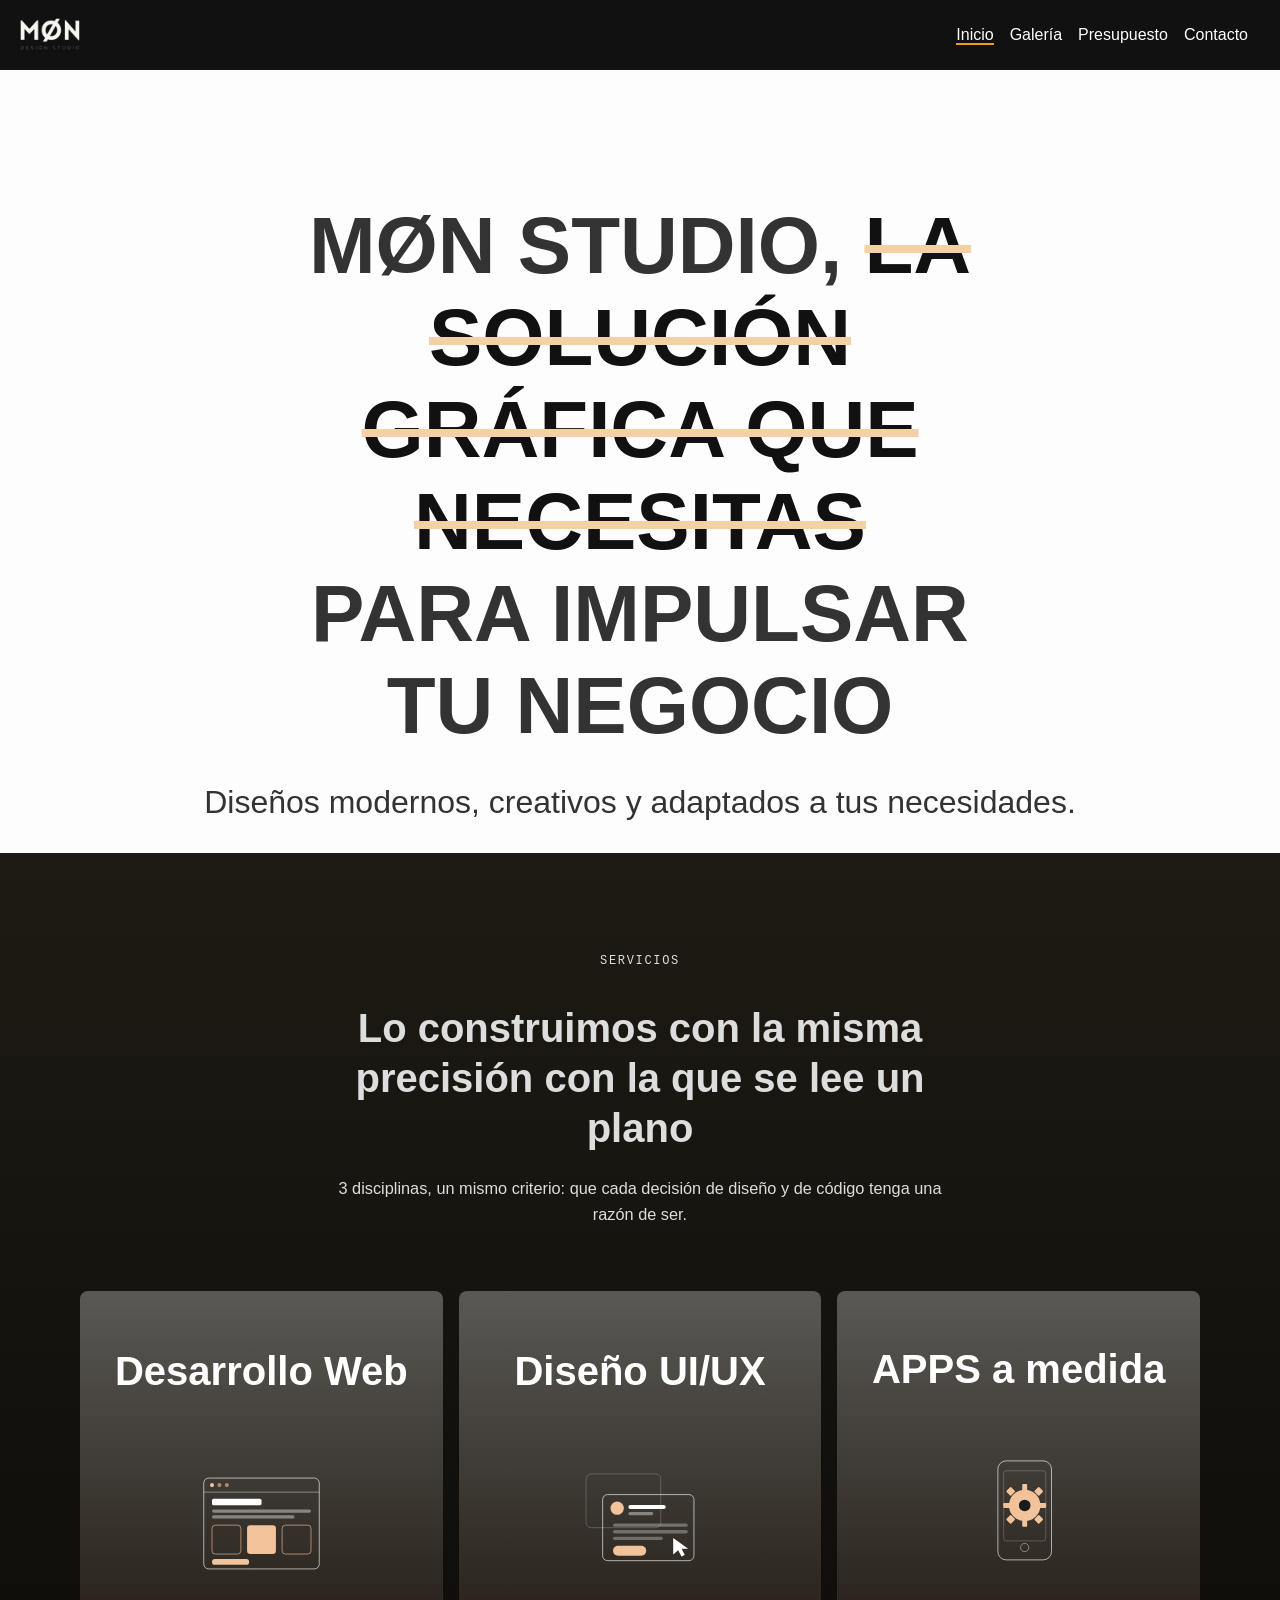
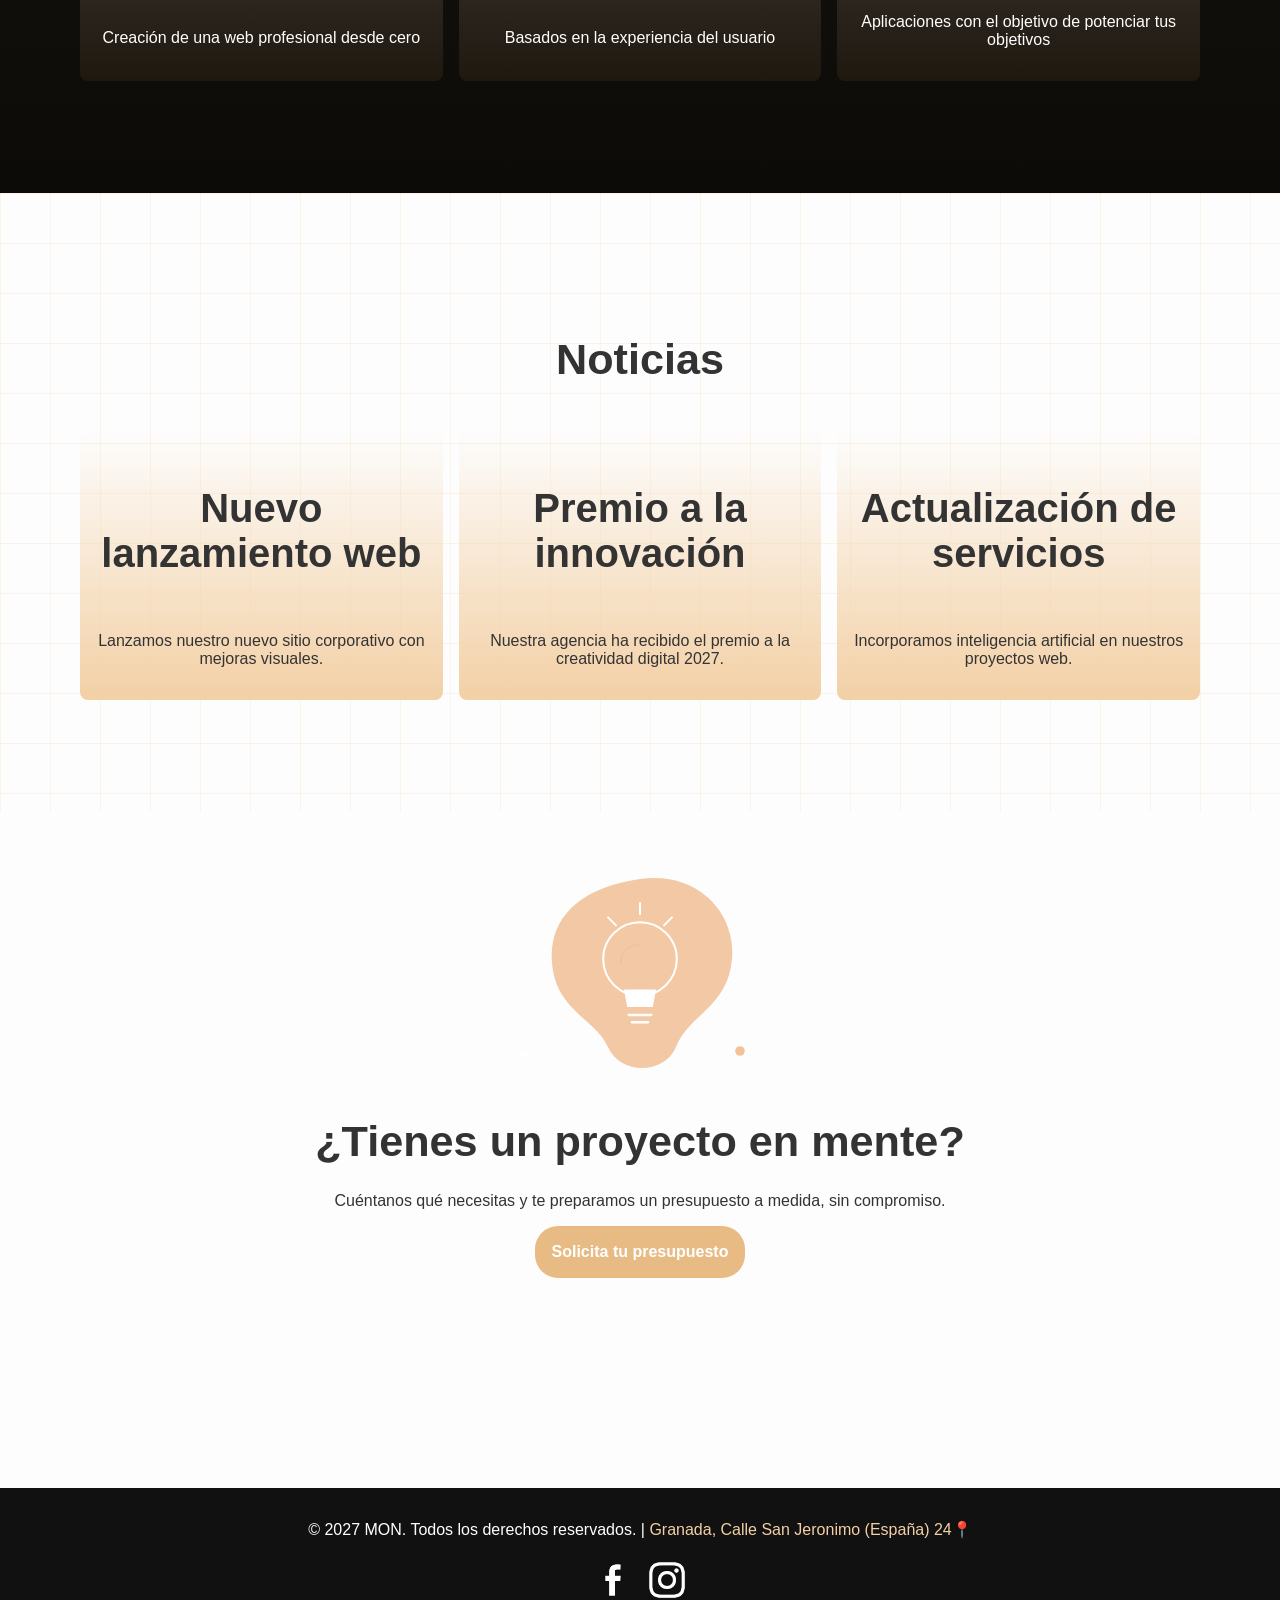
<file: index.html>
<!doctype html>
<html lang="es">
  <head>
    <meta charset="UTF-8" />
    <meta name="viewport" content="width=device-width, initial-scale=1.0" />
    <title>MON Studio</title>
    <link rel="stylesheet" href="css/styles.css" />
    <script defer src="js/main.js"></script>
  </head>
  <body>
    <header>
      <nav>
        <a href="#"><img src="images/logo.png" alt="Logo MON" class="logo" /></a>
        <ul>
          <li class="activo"><a href="index.html">Inicio</a></li>
          <li><a href="views/galeria.html">Galería</a></li>
          <li><a href="views/presupuesto.html">Presupuesto</a></li>
          <li><a href="views/contacto.html">Contacto</a></li>
        </ul>
      </nav>
    </header>

    <main>
      <section class="hero">
        <h1>
          MØN STUDIO,
          <a href="views/presupuesto.html">LA SOLUCIÓN GRÁFICA QUE NECESITAS</a> PARA
          IMPULSAR TU NEGOCIO
        </h1>
        <p>Diseños modernos, creativos y adaptados a tus necesidades.</p>
      </section>

      <section id="servicios">
        <div class="servicios__inner">

        <div class="services__header">
          <span class="servicios__label">SERVICIOS</span>
          <h2 class="servicios__titulo">Lo construimos con la misma precisión con la que se lee un plano</h2>
          <p class="servicios__subtitle">3 disciplinas, un mismo criterio: que cada decisión de diseño y de código tenga una razón de ser.</p>
        </div>

        <div class="grid">
          <div class="cards-servicios">
            <h3>Desarrollo Web</h3>
            <img src="images/diseno-web.svg" alt="Diseño web a medida" class="img-servicios">
            <p>Creación de una web profesional desde cero</p>
          </div>
          <div class="cards-servicios">
            <h3>Diseño UI/UX</h3>
            <img src="images/diseno-ux-ui.svg" alt="Diseños UX/UI" class="img-servicios">
            <p>Basados en la experiencia del usuario</p>
          </div>
          <div class="cards-servicios">
            <h3>APPS a medida</h3>
            <img src="images/apps-a-medida.svg" alt=" App a medida" class="img-servicios">
            <p>Aplicaciones con el objetivo de potenciar tus objetivos</p>
          </div>
        </div>
        </div>
      </section>

      <section id="noticias">
        <div class="servicios__inner">
          <h2>Noticias</h2>
          <div class="cards-noticias">
            <div id="contenedor-noticias" class="grid"></div>
          </div>
          
        </div>
      </section>

      <section id="cta">
        <img src="images/cta_proyecto_en_mente.svg" alt="Proyectos en mente">
        <h2>¿Tienes un proyecto en mente?</h2>
        <p>Cuéntanos qué necesitas y te preparamos un presupuesto a medida, sin compromiso.</p>
        <a href="views/presupuesto.html" class="boton">Solicita tu presupuesto</a>
      </section>
    </main>

    <footer>
      <p>
        © 2027 MON. Todos los derechos reservados. |
        <a href="https://share.google/l9ZkjFNyohd7TN6zo" id="enlace"
          >Granada, Calle San Jeronimo (España) 24📍</a
        >
      </p>
      <div class="redes">
        <img src="images/rrss/facebook.png" alt="Facebook" />
        <img src="images/rrss/instagram.png" alt="Instagram" />
      </div>
    </footer>
  </body>
</html>
</file>
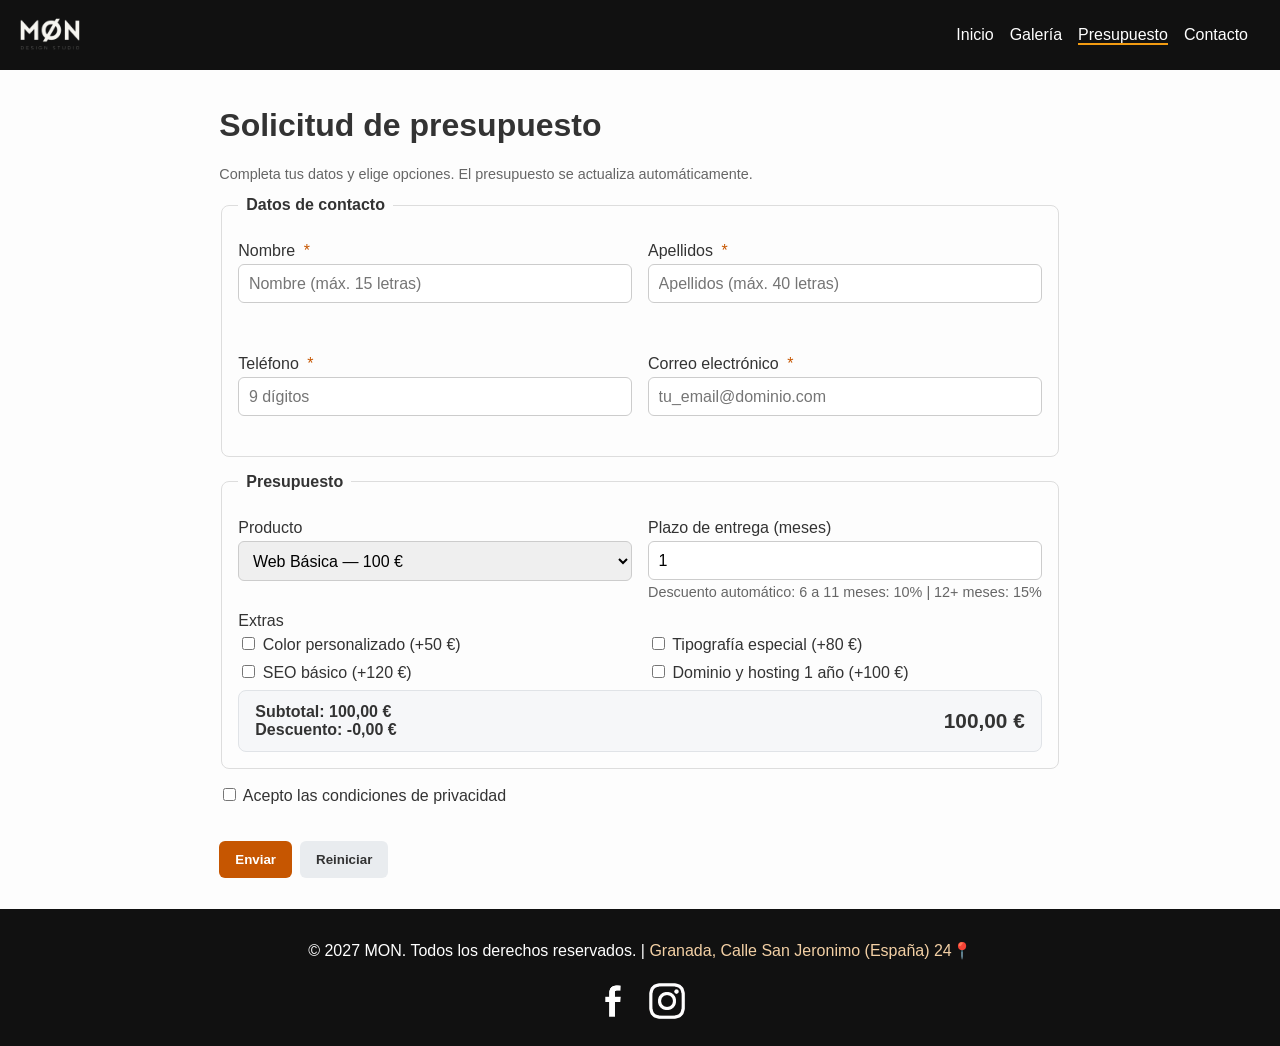
<file: views/presupuesto.html>
<!doctype html>
<html lang="es">
  <head>
    <meta charset="UTF-8" />
    <meta name="viewport" content="width=device-width, initial-scale=1.0" />
    <title>Presupuesto</title>
    <link rel="stylesheet" href="../css/styles.css" />
    <script defer src="../js/validacion.js"></script>
    <script defer src="../js/presupuesto.js"></script>
  </head>
  <body>
    <header>
      <nav>
          <a href="../index.html"><img src="../images/logo.png" alt="Logo" class="logo" /></a>        <ul>
          <li><a href="../index.html">Inicio</a></li>
          <li><a href="galeria.html">Galería</a></li>
          <li class="activo"><a href="presupuesto.html">Presupuesto</a></li>
          <li><a href="contacto.html">Contacto</a></li>
        </ul>
      </nav>
    </header>

    <main class="form-wrap">
      <h1>Solicitud de presupuesto</h1>
      <p class="ayuda">
        Completa tus datos y elige opciones. El presupuesto se actualiza
        automáticamente.
      </p>
      <form id="formPresupuesto" novalidate>
        <!-- Datos de contacto -->
        <fieldset>
          <legend>Datos de contacto</legend>
          <div class="grid-2">
            <div class="fila">
              <label for="nombre">Nombre <span class="req">*</span></label>
              <input
                type="text"
                id="nombre"
                name="nombre"
                maxlength="15"
                required
                placeholder="Nombre (máx. 15 letras)"
                autocomplete="name"
                inputmode="text"
              />
              <div
                id="err-nombre"
                class="errores"
                role="alert"
                aria-live="polite"
              ></div>
            </div>
            <div class="fila">
              <label for="apellidos"
                >Apellidos <span class="req">*</span></label
              >
              <input
                type="text"
                id="apellidos"
                name="apellidos"
                maxlength="40"
                required
                placeholder="Apellidos (máx. 40 letras)"
                autocomplete="family-name"
                inputmode="text"
              />
              <div
                id="err-apellidos"
                class="errores"
                role="alert"
                aria-live="polite"
              ></div>
            </div>
            <div class="fila">
              <label for="telefono">Teléfono <span class="req">*</span></label>
              <input
                type="text"
                id="telefono"
                name="telefono"
                maxlength="9"
                required
                placeholder="9 dígitos"
                autocomplete="tel"
                inputmode="numeric"
              />
              <div
                id="err-telefono"
                class="errores"
                role="alert"
                aria-live="polite"
              ></div>
            </div>
            <div class="fila">
              <label for="email"
                >Correo electrónico <span class="req">*</span></label
              >
              <input
                type="email"
                id="email"
                name="email"
                required
                placeholder="tu_email@dominio.com"
                autocomplete="email"
              />
              <div
                id="err-email"
                class="errores"
                role="alert"
                aria-live="polite"
              ></div>
            </div>
          </div>
        </fieldset>
        <!-- Presupuesto -->
        <fieldset>
          <legend>Presupuesto</legend>
          <div class="grid-2">
            <div class="fila">
              <label for="producto">Producto</label>
              <select id="producto" name="producto">
                <option value="100">Web Básica — 100 €</option>
                <option value="250">Tienda Online — 250 €</option>
                <option value="400">Web Corporativa — 400 €</option>
              </select>
            </div>
            <div class="fila">
              <label for="plazo">Plazo de entrega (meses)</label>
              <input
                type="number"
                id="plazo"
                name="plazo"
                min="1"
                max="24"
                step="1"
                value="1"
              />
              <small class="ayuda"
                >Descuento automático: 6 a 11 meses: 10% | 12+ meses: 15%</small
              >
            </div>
          </div>
          <div class="fila">
            <label>Extras</label>
            <div class="extras">
              <label
                ><input type="checkbox" class="extra" value="50" /> Color
                personalizado (+50 €)</label
              >
              <label
                ><input type="checkbox" class="extra" value="80" /> Tipografía
                especial (+80 €)</label
              >
              <label
                ><input type="checkbox" class="extra" value="120" /> SEO básico
                (+120 €)</label
              >
              <label
                ><input type="checkbox" class="extra" value="100" /> Dominio y
                hosting 1 año (+100 €)</label
              >
            </div>
          </div>
          <div class="totales" aria-live="polite">
            <div>
              <div class="negrita">
                Subtotal: <span id="subtotal">0 €</span>
              </div>
              <div class="negrita">
                Descuento: <span id="descuento">0 €</span>
              </div>
            </div>
            <div class="total-num" id="total">0 €</div>
          </div>
        </fieldset>
        <div class="fila">
          <label>
            <input
              type="checkbox"
              id="condiciones"
              name="condiciones"
              required
            />
            Acepto las condiciones de privacidad
          </label>
          <div
            id="err-condiciones"
            class="errores"
            role="alert"
            aria-live="polite"
          ></div>
        </div>
        <div class="acciones">
          <button type="submit" class="btn btn-primario">Enviar</button>
          <button type="reset" class="btn btn-sec">Reiniciar</button>
        </div>
        <p id="estado-envio" class="ayuda ok" aria-live="polite"></p>
      </form>
    </main>

    <footer>
      <p>
        © 2027 MON. Todos los derechos reservados. |
        <a href="https://share.google/l9ZkjFNyohd7TN6zo" id="enlace"
          >Granada, Calle San Jeronimo (España) 24📍</a
        >
      </p>
      <div class="redes">
        <img src="../images/rrss/facebook.png" alt="Facebook" />
        <img src="../images/rrss/instagram.png" alt="Instagram" />
      </div>
    </footer>
  </body>
</html>
</file>
<file: css/styles.css>
html body {
  height: 100%;
}

body {
  margin: 70px 0 0 0;
  font-family: "Gill Sans", "Gill Sans MT", Calibri, "Trebuchet MS", sans-serif;
  color: #333;
  background-color: #fdfdfd;
  display: flex;
  flex-direction: column;
  min-height: 100vh;
}

h2 {
  font-family: 'Space Grotesk', sans-serif;
  font-weight: 600;
  font-size: 2.7em;
  border-top-width: 2px;
  border-bottom-width: 2px;
  border-top-color: #00203f;
  border-bottom-color: #00203f;
  padding: 10px;
  text-align: center;
}

h3 {
  font-family: 'Space Grotesk', sans-serif;
  font-size: 2.5em;
}

nav {
  position: fixed;
  top: 0;
  left: 0;
  width: 100%;
  height: 70px;
  background: #111;
  color: white;
  display: flex;
  justify-content: space-between;
  align-items: center;
  z-index: 1000;
}

nav ul {
  list-style: none;
  display: flex;
  gap: 1em;
  margin: 1em 2em;
}

nav li a {
  color: white;
  text-decoration: none;
}
nav .activo a {
  border-bottom: 2px solid #f39c12;
}

main {
  padding-top: 30px;
  flex: 1;
}

footer {
  background: #111;
  color: white;
  text-align: center;
  padding: 1em 0;
}

.redes img {
  width: 50px;
  height: 50px;
}

#enlace {
  text-decoration: none;
  color: #f3d0a5;
}

.logo {
  width: 100px;
  height: 100px;
}

.hero {
  text-align: center;
  margin-top: 100px;
  margin-left: 100px;
  margin-right: 100px;
}

.hero h1 {
  font-size: 5em;
  margin: 50px 200px 0px 200px;
}

.hero p {
  font-size: 2em;
}

.hero a {
  text-decoration: line-through;
  text-decoration-color: #f3d0a5;
  color: #111;
}

/* Sección de servicios*/

#servicios {
    background-image: linear-gradient(to bottom, #1e1b14, #0c0b08 );
  }

.servicios__inner{
    position: relative;
    padding: 6rem 1.5rem 7rem;
    max-width: 1120px;
    margin: 0 auto;
}

.grid {
  display: grid;
  grid-template-columns: repeat(3, 1fr);
  gap: 1rem;
}

.cards-servicios {
  display: flex;
  flex-direction: column;
  align-items: center;
  justify-content: center;
  text-align: center;
  min-height: 200px;
  padding: 1rem;
  border-radius: 8px;
  color: #fff;
  background-image: linear-gradient(to bottom, #ffffff4b, #2a1f13a1);
}

.services__header{
    max-width: 640px;
    margin: 0 auto 4rem;
    text-align: center;
}

.servicios__label{
    display: inline-block;
    font-family: 'IBM Plex Mono', monospace;
    font-size: 0.75rem;
    letter-spacing: 0.14em;
    color: #ddd;
    padding: 0.3rem 0.6rem;
    margin-bottom: 1.25rem;
}

.servicios__titulo{
    font-family: 'Space Grotesk', sans-serif;
    font-weight: 600;
    font-size: clamp(1.75rem, 3.4vw, 2.5rem);
    line-height: 1.25;
    margin: 0 0 0.75rem;
    color: #ddd;
}

 .servicios__subtitle{
    color: #ddd;
    font-size: 1.02rem;
    line-height: 1.6;
    margin: 0;
 }

 #noticias {
  background-color: #fdfdfd;
  background-image: 
    linear-gradient(rgba(255, 141, 54, 0.1) 1px, transparent 1px), 
    linear-gradient(90deg, rgba(242, 168, 58, 0.1) 1px, transparent 1px);
  background-size: 50px 50px;
 }
 

 .noticia {
  display: flex;
  flex-direction: column;
  align-items: center;
  justify-content: center;
  text-align: center;
  min-height: 200px;
  padding: 1rem;
  border-radius: 8px;
  background-image: linear-gradient(to bottom, #ffffff00, #f3d0a5);
}

.img-servicios {
  width: 50%;
  height: 50%;
}

/* Estilos del formulario*/

.form-wrap {
  max-width: 900px;
  margin: 0 auto;
  padding: 1rem;
}
fieldset {
  border: 1px solid #ddd;
  border-radius: 8px;
  padding: 1rem;
  margin-bottom: 1rem;
}
legend {
  font-weight: 600;
  padding: 0 0.5rem;
}
.grid-2 {
  display: grid;
  grid-template-columns: repeat(2, 1fr);
  gap: 1rem;
}
.fila {
  display: flex;
  flex-direction: column;
  gap: 0.25rem;
  margin-top: 0.75rem;
}
label span.req {
  color: #c65601;
  margin-left: 0.25rem;
}
input[type="text"],
input[type="email"],
input[type="number"],
select {
  padding: 0.6rem;
  border: 1px solid #ccc;
  border-radius: 6px;
  font-size: 1rem;
}
.errores {
  color: #c65601;
  font-size: 0.9rem;
  min-height: 1.2em;
}
.errores[role="alert"] {
  margin-top: 0.15rem;
}
.extras {
  display: grid;
  grid-template-columns: repeat(2, minmax(0, 1fr));
  gap: 0.5rem 1rem;
}
.totales {
  display: flex;
  align-items: center;
  justify-content: space-between;
  padding: 0.75rem 1rem;
  background: #f6f7f9;
  border: 1px solid #e0e3e7;
  border-radius: 8px;
  margin-top: 0.5rem;
}
.total-num {
  font-size: 1.3rem;
  font-weight: 700;
}
.acciones {
  display: flex;
  gap: 0.5rem;
  margin-top: 0.75rem;
}
.btn {
  padding: 0.7rem 1rem;
  border: none;
  border-radius: 6px;
  cursor: pointer;
  font-weight: 600;
}
.btn-primario {
  background: #c65601;
  color: #fff;
}
.btn-sec {
  background: #e9ecef;
  color: #333;
}
.ayuda {
  font-size: 0.9rem;
  color: #666;
}
.ok {
  color: #1e7e34;
}

.negrita {
  font-weight: bolder;
}

/* Estilos del mapa */

#map {
  height: 420px;
  width: 100%;
  margin-top: 1rem;
}
.panel-rutas {
  margin-top: 0.5rem;
  display: flex;
  gap: 0.5rem;
  flex-wrap: wrap;
}
.panel-rutas input,
.panel-rutas select,
.panel-rutas button {
  padding: 0.5rem;
}
#indicaciones {
  margin-top: 0.75rem;
  font-size: 0.95rem;
}

/* botón index solicitar presupuesto */

#cta {
  min-height: 500px;
  text-align: center;
  align-content: center;
  margin: 1rem 0 10rem 0;
}

#cta h2 {
  margin: 0px;
}

#cta img {
  width: 25%;
  height: 25%;
}

a.boton {
  display: inline-flex;
  align-items: center;
  justify-content: center;
  gap: 0.5rem;
  padding: 0.2rem 1rem;
  min-height: 44px;
  border: 1px solid transparent;
  border-radius: 23px;
  background: #e9bb84;
  color: #fff;
  font-weight: 600;
  text-decoration: none;
  line-height: 1;
  cursor: pointer;
  transition:
    0.2s ease,
    box-shadow 0.2s ease,
    transform 0.02s ease;
  margin-bottom: 30px;
}

a.boton:hover {
  background: #e38e5c;
  text-decoration: none;
}

/* Estilos para la galería */
/* ── Grid de miniaturas ── */

.galeria-vertical {
  max-width: 1100px;
  margin: 0 auto;
  padding: 1rem 1.5rem;
}

.galeria-grid {
  display: grid;
  grid-template-columns: repeat(auto-fill, minmax(220px, 1fr));
  gap: 1rem;
  padding: 1rem 0;
}
.galeria-item {
  position: relative;
  overflow: hidden;
  border-radius: 8px;
  cursor: pointer;
  aspect-ratio: 4/3;
  background: #e9ecef;
}
.galeria-item img {
  width: 100%;
  height: 100%;
  object-fit: cover;
  display: block;
  transition:
    transform 0.35s ease,
    filter 0.35s ease;
}
/* Overlay con título al hacer hover */
.galeria-item .overlay {
  position: absolute;
  inset: 0;
  background: rgba(0, 0, 0, 0.45);
  color: #fff;
  display: flex;
  align-items: flex-end;
  padding: 0.75rem;
  font-weight: 600;
  opacity: 0;
  transition: opacity 0.3s ease;
}
.galeria-item:hover img {
  transform: scale(1.07);
  filter: brightness(0.85);
}
.galeria-item:hover .overlay {
  opacity: 1;
}
.galeria-item:focus-visible {
  outline: 3px solid #0d6efd;
  outline-offset: 2px;
}
/* ── Modal ── */
#modal {
  display: none;
  position: fixed;
  inset: 0;
  z-index: 2000;
  background: rgba(0, 0, 0, 0.88);
  align-items: center;
  justify-content: center;
}
#modal.abierto {
  display: flex;
}
.modal-contenido {
  position: relative;
  max-width: min(90vw, 860px);
  width: 100%;
  text-align: center;
}
.modal-contenido img {
  max-height: 78vh;
  max-width: 100%;
  border-radius: 6px;
  object-fit: contain;
  display: block;
  margin: 0 auto;
  box-shadow: 0 8px 32px rgba(0, 0, 0, 0.6);
}
.modal-caption {
  color: #e9ecef;
  margin-top: 0.6rem;
  font-size: 1rem;
}
/* Botones de navegación */
.modal-nav {
  position: absolute;
  top: 50%;
  transform: translateY(-50%);
  background: rgba(255, 255, 255, 0.15);
  border: none;
  color: #fff;
  font-size: 1.8rem;
  padding: 0.4rem 0.9rem;
  border-radius: 50%;
  cursor: pointer;
  transition: background 0.2s;
  line-height: 1;
}
.modal-nav:hover {
  background: rgba(255, 255, 255, 0.3);
}
.modal-nav.prev {
  left: -3.5rem;
}
.modal-nav.next {
  right: -3.5rem;
}
/* Botón cerrar */
.modal-cerrar {
  position: absolute;
  top: -2.5rem;
  right: 0;
  background: none;
  border: none;
  color: #fff;
  font-size: 2rem;
  cursor: pointer;
  line-height: 1;
  padding: 0;
}
.modal-cerrar:hover {
  color: #f08;
}
/* Contador (2 / 6) */
.modal-contador {
  position: absolute;
  top: -2.5rem;
  left: 0;
  color: #adb5bd;
  font-size: 0.95rem;
}
@media (max-width: 600px) {
  .modal-nav.prev {
    left: 0.3rem;
  }
  .modal-nav.next {
    right: 0.3rem;
  }
}
</file>
